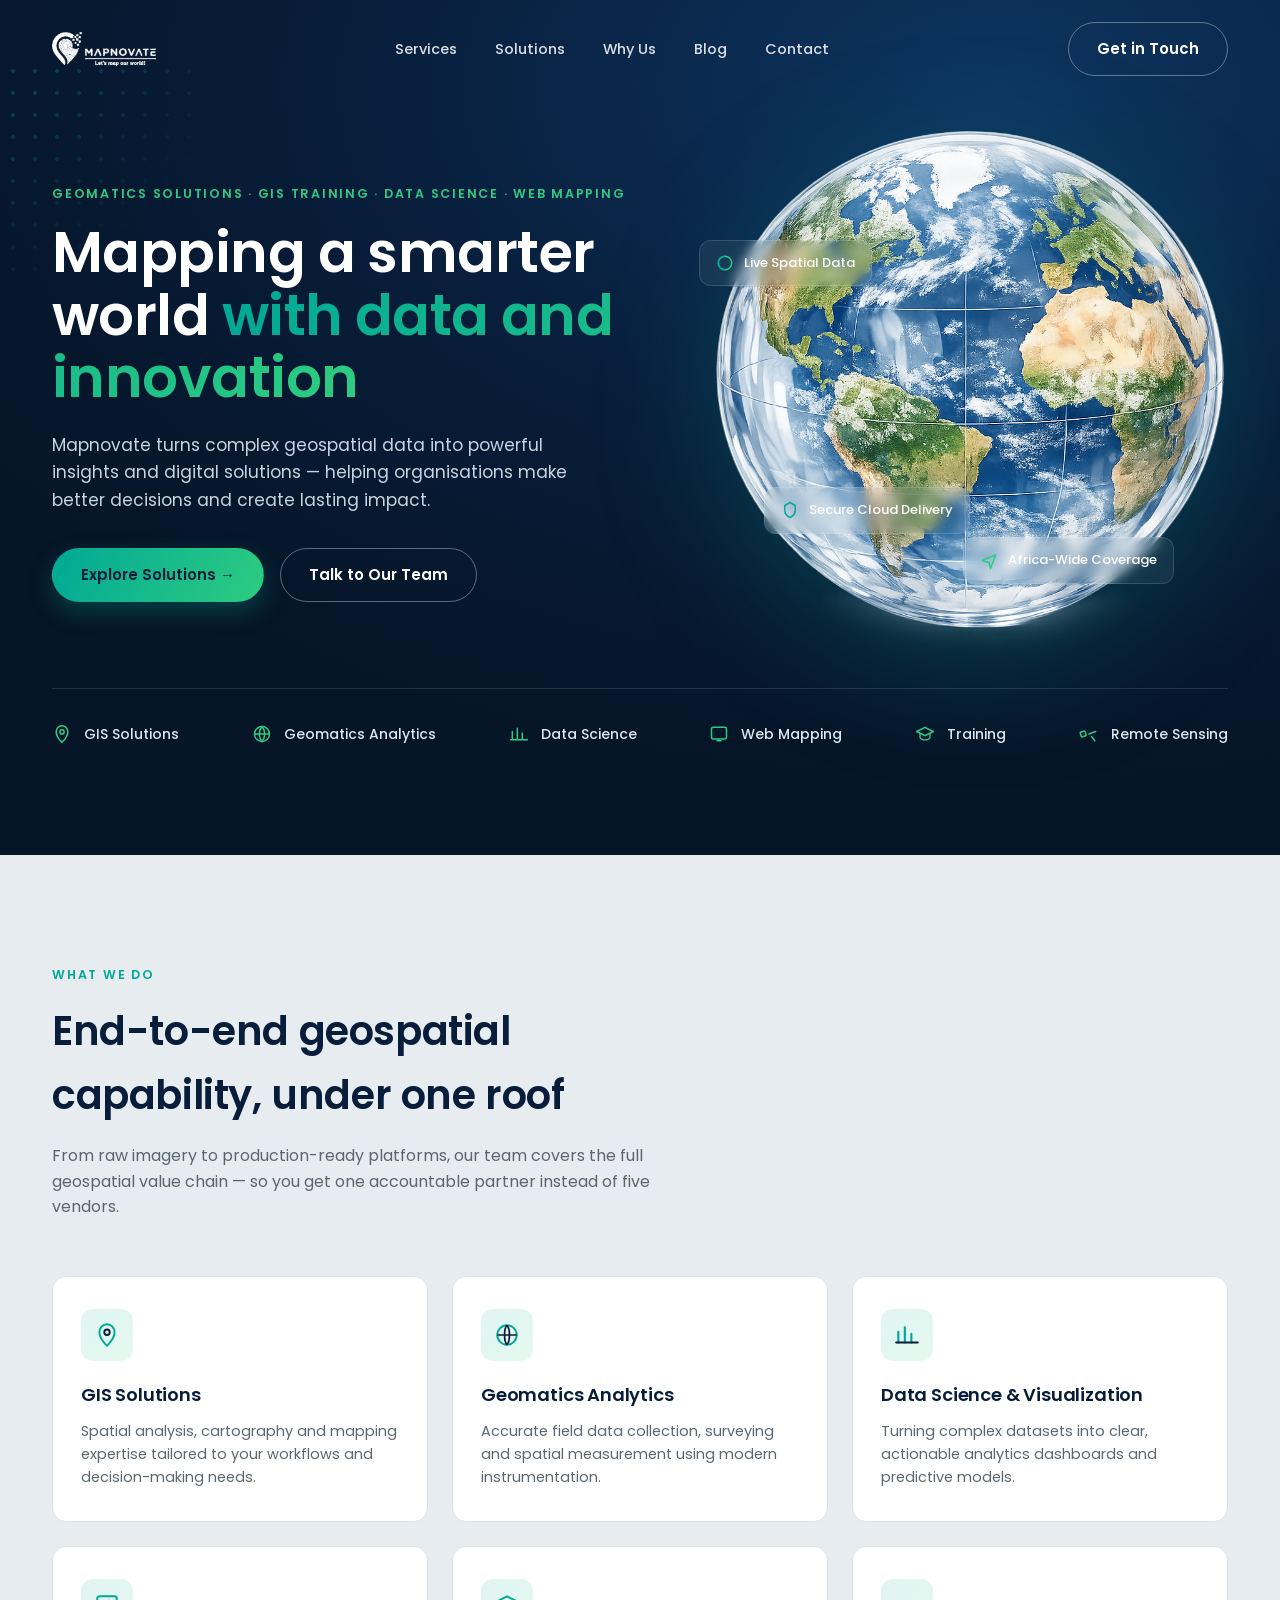
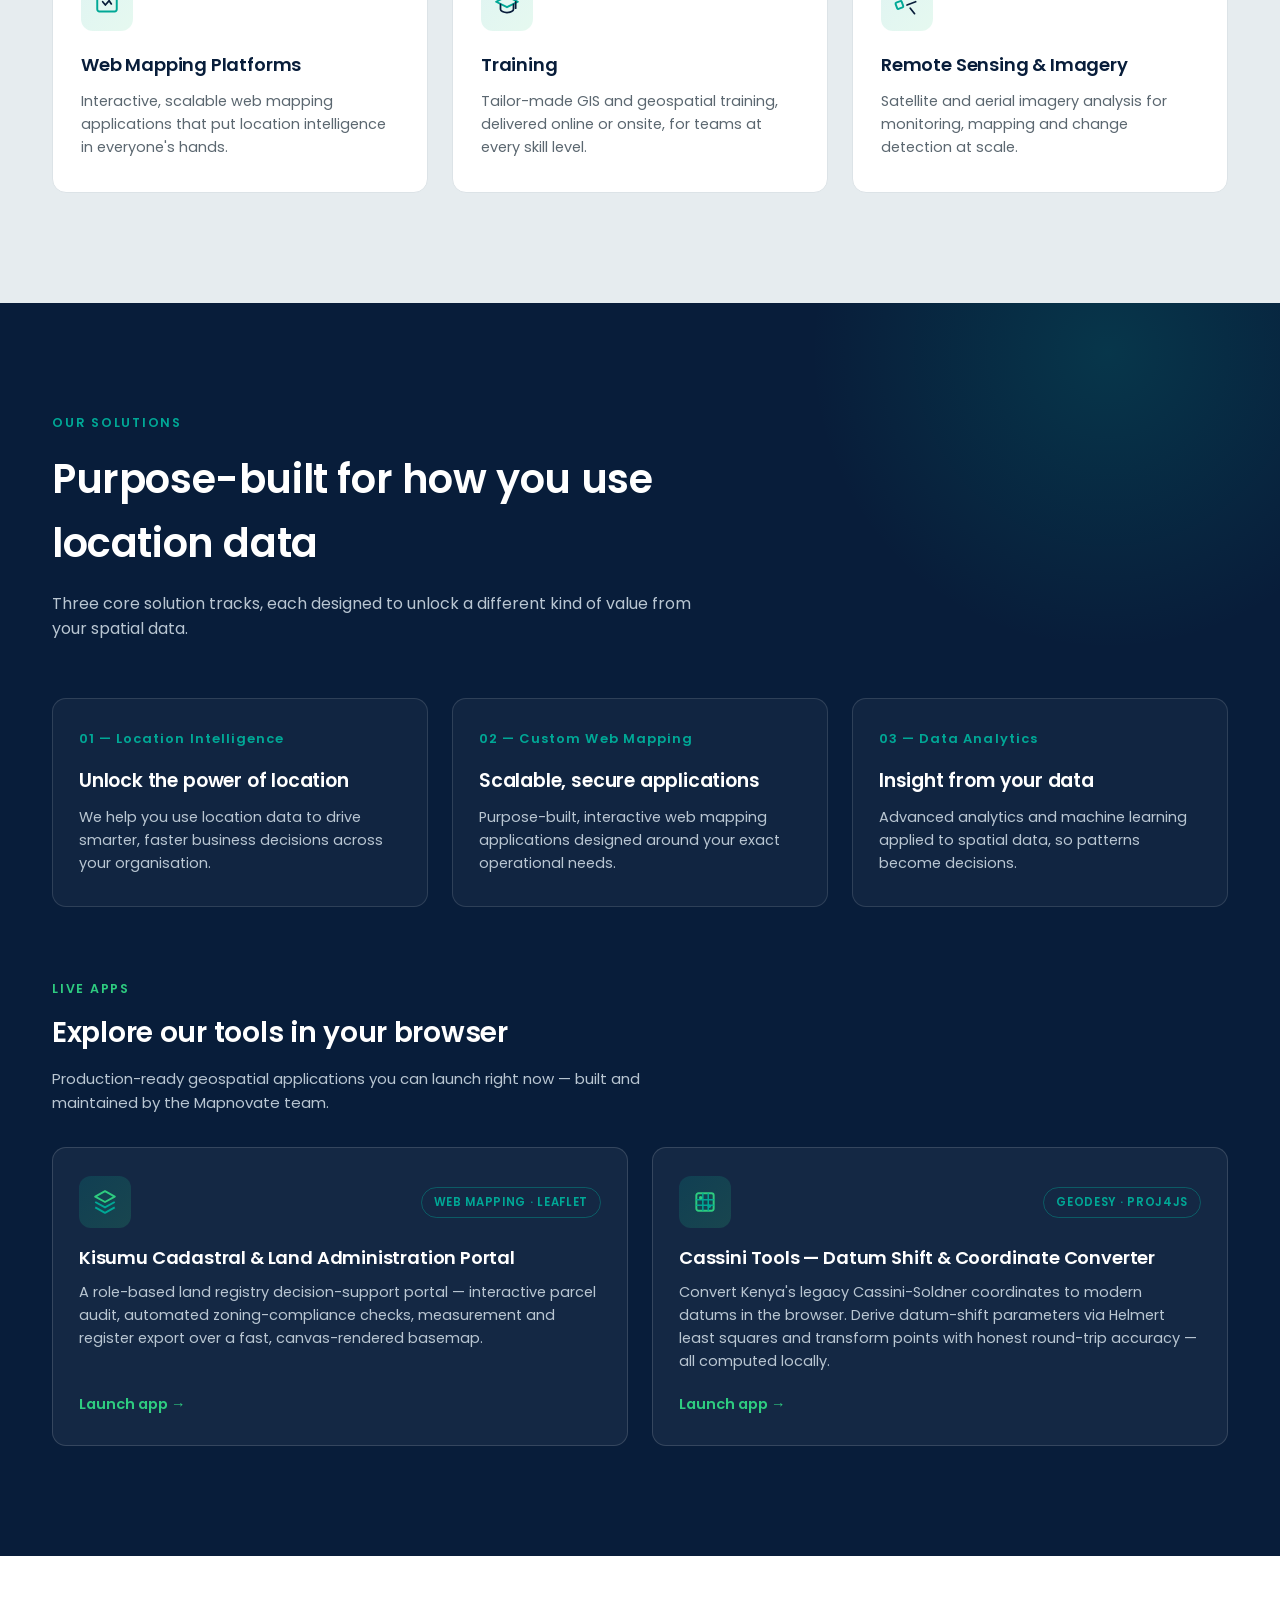
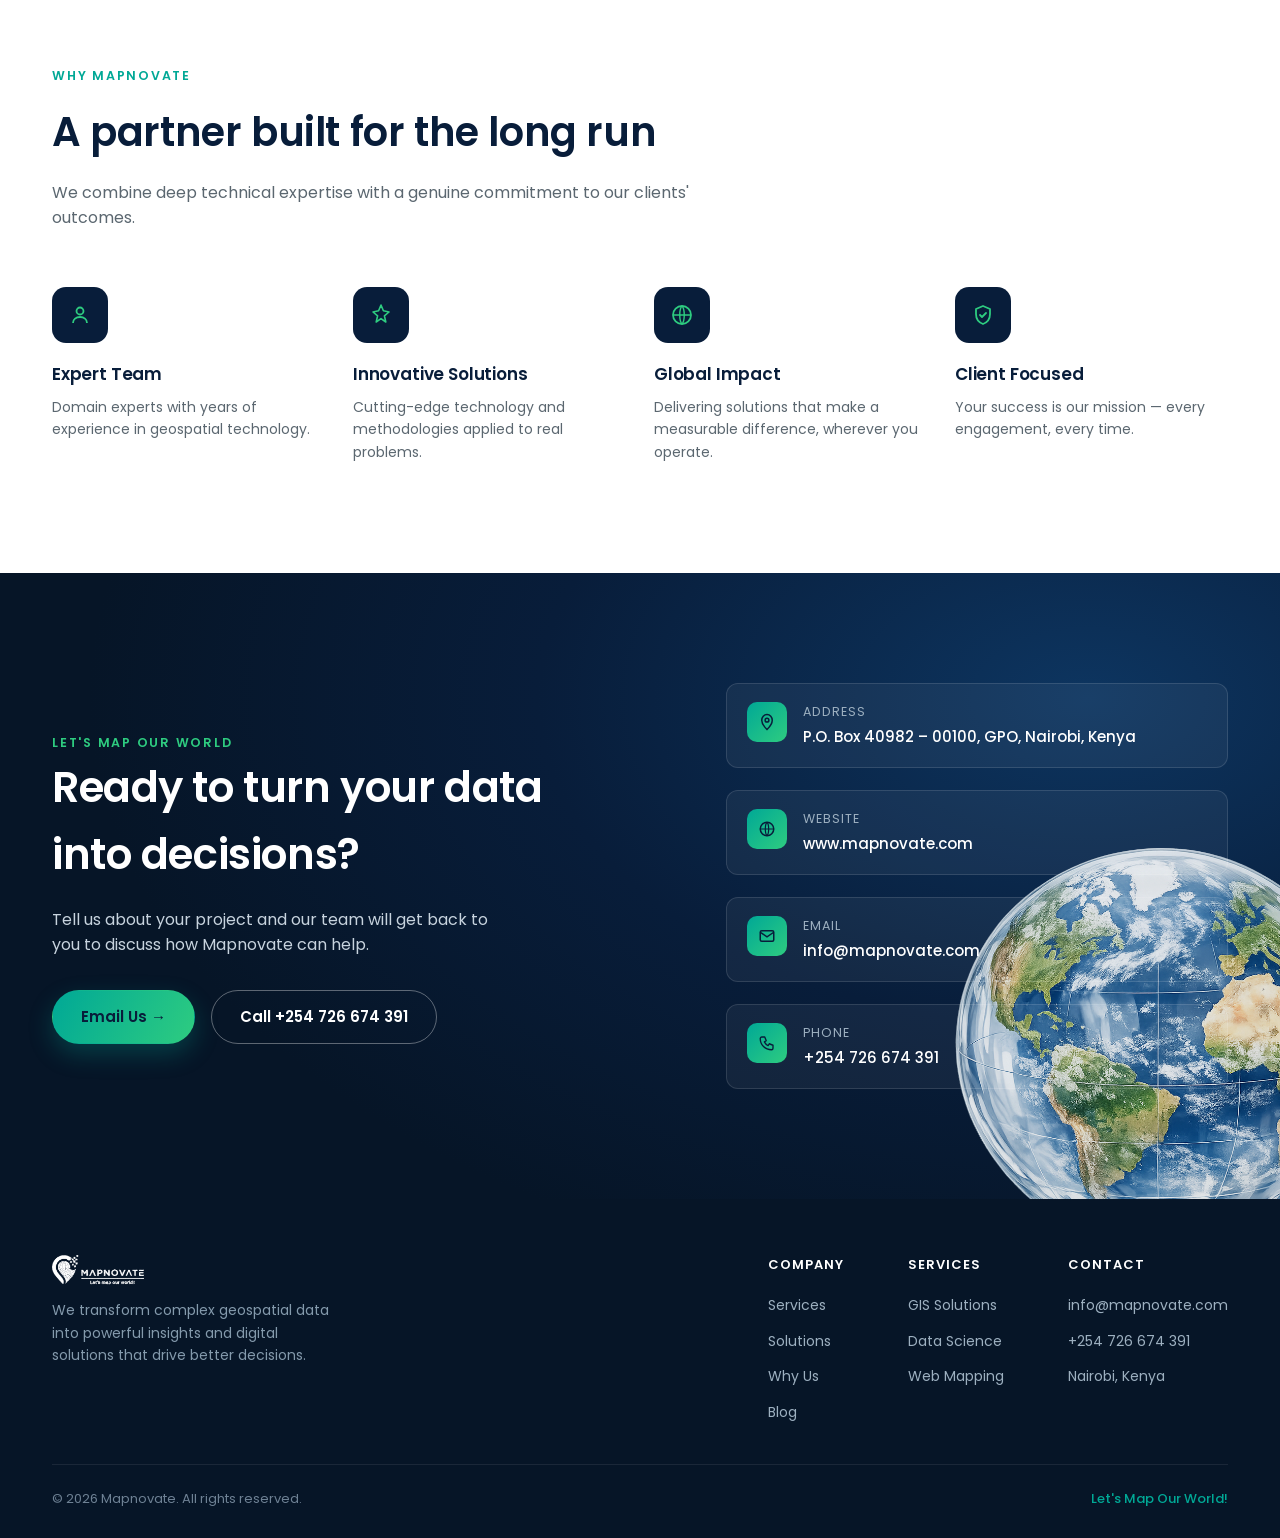
<file: index.html>
<!doctype html>
<html lang="en">
  <head>
    <meta charset="UTF-8" />
    <meta name="viewport" content="width=device-width, initial-scale=1.0" />
    <title>Mapnovate — GIS, Geomatics & Data Science Consultancy</title>
    <link rel="preconnect" href="https://fonts.googleapis.com" />
    <link
      href="https://fonts.googleapis.com/css2?family=Poppins:wght@400;500;600;700&display=swap"
      rel="stylesheet"
    />
    <link rel="stylesheet" href="css/styles.css" />
  </head>
  <body>
    <header id="siteHeader">
      <div class="container">
        <nav>
          <a href="#top" class="nav-logo">
            <img src="assets/logo-horizontal-t.png" alt="Mapnovate" />
          </a>
          <ul class="nav-links">
            <li><a href="#services">Services</a></li>
            <li><a href="#solutions">Solutions</a></li>
            <li><a href="#why">Why Us</a></li>
            <li><a href="blog.html">Blog</a></li>
            <li><a href="#contact">Contact</a></li>
          </ul>
          <div class="nav-cta">
            <a href="#contact" class="btn btn-ghost">Get in Touch</a>
            <div class="nav-toggle" id="navToggle">
              <span></span><span></span><span></span>
            </div>
          </div>
        </nav>
      </div>
    </header>

    <section class="hero" id="top">
      <div class="hero-grid-dots"></div>
      <div class="container">
        <div class="hero-inner">
          <div class="hero-copy">
            <span class="eyebrow"
              >GEOMATICS SOLUTIONS · GIS TRAINING · DATA SCIENCE · WEB
              MAPPING</span
            >
            <h1>
              Mapping a smarter world <span>with data and innovation</span>
            </h1>
            <p>
              Mapnovate turns complex geospatial data into powerful insights and
              digital solutions — helping organisations make better decisions
              and create lasting impact.
            </p>
            <div class="hero-actions">
              <a href="#solutions" class="btn btn-primary"
                >Explore Solutions →</a
              >
              <a href="#contact" class="btn btn-ghost">Talk to Our Team</a>
            </div>
          </div>
          <div class="hero-visual">
            <img
              class="hero-globe"
              src="assets/globe.png"
              alt="Connected globe visualization"
            />
            <div class="hero-badge b1">
              <svg width="18" height="18" viewBox="0 0 24 24" fill="none">
                <circle
                  cx="12"
                  cy="12"
                  r="9"
                  stroke="#2ECC80"
                  stroke-width="2"
                />
                <path
                  d="M12 3a9 9 0 000 18"
                  stroke="#00A896"
                  stroke-width="2"
                />
              </svg>
              Live Spatial Data
            </div>
            <div class="hero-badge b2">
              <svg width="18" height="18" viewBox="0 0 24 24" fill="none">
                <path
                  d="M12 2l7 4v6c0 5-3.5 8.5-7 10-3.5-1.5-7-5-7-10V6l7-4z"
                  stroke="#00A896"
                  stroke-width="2"
                />
              </svg>
              Secure Cloud Delivery
            </div>
            <div class="hero-badge b3">
              <svg width="18" height="18" viewBox="0 0 24 24" fill="none">
                <path
                  d="M3 11l18-7-7 18-2-8-8-2z"
                  stroke="#2ECC80"
                  stroke-width="2"
                  stroke-linejoin="round"
                />
              </svg>
              Africa-Wide Coverage
            </div>
          </div>
        </div>

        <div class="strip">
          <div class="strip-item">
            <svg width="20" height="20" viewBox="0 0 24 24" fill="none">
              <path
                d="M12 2C8 2 5 5.5 5 9.5 5 15 12 22 12 22s7-7 7-12.5C19 5.5 16 2 12 2z"
                stroke="#2ECC80"
                stroke-width="1.8"
              />
              <circle
                cx="12"
                cy="9.5"
                r="2.5"
                stroke="#2ECC80"
                stroke-width="1.8"
              /></svg
            >GIS Solutions
          </div>
          <div class="strip-item">
            <svg width="20" height="20" viewBox="0 0 24 24" fill="none">
              <circle
                cx="12"
                cy="12"
                r="9"
                stroke="#2ECC80"
                stroke-width="1.8"
              />
              <path
                d="M3 12h18M12 3a14 14 0 010 18 14 14 0 010-18z"
                stroke="#2ECC80"
                stroke-width="1.8"
              /></svg
            >Geomatics Analytics
          </div>
          <div class="strip-item">
            <svg width="20" height="20" viewBox="0 0 24 24" fill="none">
              <path
                d="M4 19V9M10 19V5M16 19v-8M22 19H2"
                stroke="#2ECC80"
                stroke-width="1.8"
                stroke-linecap="round"
              /></svg
            >Data Science
          </div>
          <div class="strip-item">
            <svg width="20" height="20" viewBox="0 0 24 24" fill="none">
              <rect
                x="3"
                y="4"
                width="18"
                height="14"
                rx="2"
                stroke="#2ECC80"
                stroke-width="1.8"
              />
              <path
                d="M9 20h6M12 18v2"
                stroke="#2ECC80"
                stroke-width="1.8"
              /></svg
            >Web Mapping
          </div>
          <div class="strip-item">
            <svg width="20" height="20" viewBox="0 0 24 24" fill="none">
              <path
                d="M12 4L2 9l10 5 10-5-10-5z"
                stroke="#2ECC80"
                stroke-width="1.8"
                stroke-linejoin="round"
              />
              <path
                d="M6 11.5V16c0 1.5 2.7 3 6 3s6-1.5 6-3v-4.5"
                stroke="#2ECC80"
                stroke-width="1.6"
                stroke-linecap="round"
              /></svg
            >Training
          </div>
          <div class="strip-item">
            <svg width="20" height="20" viewBox="0 0 24 24" fill="none">
              <rect
                x="2"
                y="9"
                width="6"
                height="6"
                rx="1"
                transform="rotate(-20 5 12)"
                stroke="#2ECC80"
                stroke-width="1.8"
              />
              <path
                d="M12 12l8-3M15 15l4 5"
                stroke="#2ECC80"
                stroke-width="1.8"
                stroke-linecap="round"
              /></svg
            >Remote Sensing
          </div>
        </div>
      </div>
    </section>

    <section id="services" class="bg-mist">
      <div class="container">
        <div class="sec-head">
          <span class="eyebrow">What We Do</span>
          <h2>End-to-end geospatial capability, under one roof</h2>
          <p>
            From raw imagery to production-ready platforms, our team covers the
            full geospatial value chain — so you get one accountable partner
            instead of five vendors.
          </p>
        </div>
        <div class="services-grid">
          <div class="service-card">
            <div class="service-icon">
              <svg width="26" height="26" viewBox="0 0 24 24" fill="none">
                <path
                  d="M12 2C8 2 5 5.5 5 9.5 5 15 12 22 12 22s7-7 7-12.5C19 5.5 16 2 12 2z"
                  stroke="#00A896"
                  stroke-width="1.8"
                />
                <circle
                  cx="12"
                  cy="9.5"
                  r="2.5"
                  stroke="#081D3A"
                  stroke-width="1.8"
                />
              </svg>
            </div>
            <h3>GIS Solutions</h3>
            <p>
              Spatial analysis, cartography and mapping expertise tailored to
              your workflows and decision-making needs.
            </p>
          </div>

          <div class="service-card">
            <div class="service-icon">
              <svg width="26" height="26" viewBox="0 0 24 24" fill="none">
                <circle
                  cx="12"
                  cy="12"
                  r="9"
                  stroke="#00A896"
                  stroke-width="1.8"
                />
                <path
                  d="M3 12h18M12 3c3 3 3 15 0 18M12 3c-3 3-3 15 0 18"
                  stroke="#081D3A"
                  stroke-width="1.6"
                />
              </svg>
            </div>
            <h3>Geomatics Analytics</h3>
            <p>
              Accurate field data collection, surveying and spatial measurement
              using modern instrumentation.
            </p>
          </div>

          <div class="service-card">
            <div class="service-icon">
              <svg width="26" height="26" viewBox="0 0 24 24" fill="none">
                <path
                  d="M4 19V9M10 19V5M16 19v-8"
                  stroke="#00A896"
                  stroke-width="2"
                  stroke-linecap="round"
                />
                <path
                  d="M2 19h20"
                  stroke="#081D3A"
                  stroke-width="1.8"
                  stroke-linecap="round"
                />
              </svg>
            </div>
            <h3>Data Science & Visualization</h3>
            <p>
              Turning complex datasets into clear, actionable analytics
              dashboards and predictive models.
            </p>
          </div>

          <div class="service-card">
            <div class="service-icon">
              <svg width="26" height="26" viewBox="0 0 24 24" fill="none">
                <rect
                  x="3"
                  y="4"
                  width="18"
                  height="14"
                  rx="2"
                  stroke="#00A896"
                  stroke-width="1.8"
                />
                <path
                  d="M8 9l2.5 3L14 8l2 3"
                  stroke="#081D3A"
                  stroke-width="1.6"
                  stroke-linecap="round"
                  stroke-linejoin="round"
                />
              </svg>
            </div>
            <h3>Web Mapping Platforms</h3>
            <p>
              Interactive, scalable web mapping applications that put location
              intelligence in everyone's hands.
            </p>
          </div>

          <div class="service-card">
            <div class="service-icon">
              <svg width="26" height="26" viewBox="0 0 24 24" fill="none">
                <path
                  d="M12 4L2 9l10 5 10-5-10-5z"
                  stroke="#00A896"
                  stroke-width="1.8"
                  stroke-linejoin="round"
                />
                <path
                  d="M6 11.5V16c0 1.5 2.7 3 6 3s6-1.5 6-3v-4.5"
                  stroke="#081D3A"
                  stroke-width="1.6"
                  stroke-linecap="round"
                />
                <path
                  d="M20 9v6"
                  stroke="#081D3A"
                  stroke-width="1.6"
                  stroke-linecap="round"
                />
              </svg>
            </div>
            <h3>Training</h3>
            <p>
              Tailor-made GIS and geospatial training, delivered online or
              onsite, for teams at every skill level.
            </p>
          </div>

          <div class="service-card">
            <div class="service-icon">
              <svg width="26" height="26" viewBox="0 0 24 24" fill="none">
                <rect
                  x="2"
                  y="9"
                  width="6"
                  height="6"
                  rx="1"
                  transform="rotate(-20 5 12)"
                  stroke="#00A896"
                  stroke-width="1.8"
                />
                <path
                  d="M12 12l8-3M15 15l4 5"
                  stroke="#081D3A"
                  stroke-width="1.6"
                  stroke-linecap="round"
                />
              </svg>
            </div>
            <h3>Remote Sensing & Imagery</h3>
            <p>
              Satellite and aerial imagery analysis for monitoring, mapping and
              change detection at scale.
            </p>
          </div>
        </div>
      </div>
    </section>

    <section id="solutions" class="solutions">
      <div class="container">
        <div class="sec-head">
          <span class="eyebrow">Our Solutions</span>
          <h2>Purpose-built for how you use location data</h2>
          <p>
            Three core solution tracks, each designed to unlock a different kind
            of value from your spatial data.
          </p>
        </div>
        <div class="solutions-grid">
          <div class="solution-card">
            <span class="num">01 — Location Intelligence</span>
            <h3>Unlock the power of location</h3>
            <p>
              We help you use location data to drive smarter, faster business
              decisions across your organisation.
            </p>
          </div>
          <div class="solution-card">
            <span class="num">02 — Custom Web Mapping</span>
            <h3>Scalable, secure applications</h3>
            <p>
              Purpose-built, interactive web mapping applications designed
              around your exact operational needs.
            </p>
          </div>
          <div class="solution-card">
            <span class="num">03 — Data Analytics</span>
            <h3>Insight from your data</h3>
            <p>
              Advanced analytics and machine learning applied to spatial data,
              so patterns become decisions.
            </p>
          </div>
        </div>

        <div class="apps-head">
          <span class="eyebrow" style="color: var(--green)">Live Apps</span>
          <h3>Explore our tools in your browser</h3>
          <p>
            Production-ready geospatial applications you can launch right now —
            built and maintained by the Mapnovate team.
          </p>
        </div>
        <div class="apps-grid">
          <a
            class="app-card"
            href="apps/kisumu-cadastral/index.html"
            target="_blank"
            rel="noopener"
          >
            <div class="app-card-top">
              <div class="app-icon">
                <svg width="26" height="26" viewBox="0 0 24 24" fill="none">
                  <path
                    d="m12 2 9 5-9 5-9-5 9-5z"
                    stroke="#2ECC80"
                    stroke-width="1.8"
                    stroke-linejoin="round"
                  />
                  <path
                    d="m3 12 9 5 9-5M3 17l9 5 9-5"
                    stroke="#00A896"
                    stroke-width="1.8"
                    stroke-linejoin="round"
                  />
                </svg>
              </div>
              <span class="app-tag">Web Mapping · Leaflet</span>
            </div>
            <h4>Kisumu Cadastral &amp; Land Administration Portal</h4>
            <p>
              A role-based land registry decision-support portal — interactive
              parcel audit, automated zoning-compliance checks, measurement and
              register export over a fast, canvas-rendered basemap.
            </p>
            <span class="app-launch">Launch app →</span>
          </a>

          <a
            class="app-card"
            href="apps/cassini-tools-web/index.html"
            target="_blank"
            rel="noopener"
          >
            <div class="app-card-top">
              <div class="app-icon">
                <svg width="26" height="26" viewBox="0 0 24 24" fill="none">
                  <rect
                    x="4"
                    y="4"
                    width="16"
                    height="16"
                    rx="2"
                    stroke="#2ECC80"
                    stroke-width="1.8"
                  />
                  <path
                    d="M4 10h16M4 15h16M10 4v16M15 4v16"
                    stroke="#00A896"
                    stroke-width="1.4"
                  />
                  <circle cx="8" cy="8" r="1.6" fill="#2ECC80" />
                  <circle cx="16" cy="16" r="1.6" fill="#00A896" />
                </svg>
              </div>
              <span class="app-tag">Geodesy · proj4js</span>
            </div>
            <h4>Cassini Tools — Datum Shift &amp; Coordinate Converter</h4>
            <p>
              Convert Kenya's legacy Cassini-Soldner coordinates to modern
              datums in the browser. Derive datum-shift parameters via Helmert
              least squares and transform points with honest round-trip
              accuracy — all computed locally.
            </p>
            <span class="app-launch">Launch app →</span>
          </a>
        </div>
      </div>
    </section>

    <section id="why">
      <div class="container">
        <div class="sec-head">
          <span class="eyebrow">Why Mapnovate</span>
          <h2>A partner built for the long run</h2>
          <p>
            We combine deep technical expertise with a genuine commitment to our
            clients' outcomes.
          </p>
        </div>
        <div class="why-grid">
          <div class="why-card">
            <div class="why-icon">
              <svg width="24" height="24" viewBox="0 0 24 24" fill="none">
                <circle
                  cx="12"
                  cy="8"
                  r="3.5"
                  stroke="#2ECC80"
                  stroke-width="1.8"
                />
                <path
                  d="M5 20c0-3.5 3-6 7-6s7 2.5 7 6"
                  stroke="#2ECC80"
                  stroke-width="1.8"
                />
              </svg>
            </div>
            <h3>Expert Team</h3>
            <p>
              Domain experts with years of experience in geospatial technology.
            </p>
          </div>
          <div class="why-card">
            <div class="why-icon">
              <svg width="24" height="24" viewBox="0 0 24 24" fill="none">
                <path
                  d="M12 2l2.4 5.8L20 9l-4.6 3.8L16.8 19 12 15.6 7.2 19l1.4-6.2L4 9l5.6-1.2L12 2z"
                  stroke="#2ECC80"
                  stroke-width="1.6"
                  stroke-linejoin="round"
                />
              </svg>
            </div>
            <h3>Innovative Solutions</h3>
            <p>
              Cutting-edge technology and methodologies applied to real
              problems.
            </p>
          </div>
          <div class="why-card">
            <div class="why-icon">
              <svg width="24" height="24" viewBox="0 0 24 24" fill="none">
                <circle
                  cx="12"
                  cy="12"
                  r="9"
                  stroke="#2ECC80"
                  stroke-width="1.8"
                />
                <path
                  d="M3 12h18M12 3c3 3 3 15 0 18M12 3c-3 3-3 15 0 18"
                  stroke="#2ECC80"
                  stroke-width="1.4"
                />
              </svg>
            </div>
            <h3>Global Impact</h3>
            <p>
              Delivering solutions that make a measurable difference, wherever
              you operate.
            </p>
          </div>
          <div class="why-card">
            <div class="why-icon">
              <svg width="24" height="24" viewBox="0 0 24 24" fill="none">
                <path
                  d="M12 3l7 3v5c0 5-3 8.5-7 10-4-1.5-7-5-7-10V6l7-3z"
                  stroke="#2ECC80"
                  stroke-width="1.8"
                  stroke-linejoin="round"
                />
                <path
                  d="M9 12l2 2 4-4"
                  stroke="#2ECC80"
                  stroke-width="1.8"
                  stroke-linecap="round"
                  stroke-linejoin="round"
                />
              </svg>
            </div>
            <h3>Client Focused</h3>
            <p>Your success is our mission — every engagement, every time.</p>
          </div>
        </div>
      </div>
    </section>

    <section id="contact" class="contact">
      <img class="contact-globe" src="assets/globe.png" alt="" />
      <div class="container">
        <div class="contact-inner">
          <div class="contact-copy">
            <span class="eyebrow" style="color: var(--green)"
              >Let's Map Our World</span
            >
            <h2>Ready to turn your data into decisions?</h2>
            <p>
              Tell us about your project and our team will get back to you to
              discuss how Mapnovate can help.
            </p>
            <div class="contact-actions">
              <a href="mailto:info@mapnovate.com" class="btn btn-primary"
                >Email Us →</a
              >
              <a href="tel:+254726674391" class="btn btn-ghost"
                >Call +254 726 674 391</a
              >
            </div>
          </div>
          <div class="contact-list">
            <div class="contact-item">
              <div class="ci-icon">
                <svg width="18" height="18" viewBox="0 0 24 24" fill="none">
                  <path
                    d="M12 2C8 2 5 5.5 5 9.5 5 15 12 22 12 22s7-7 7-12.5C19 5.5 16 2 12 2z"
                    stroke="#081D3A"
                    stroke-width="2"
                  />
                  <circle
                    cx="12"
                    cy="9.5"
                    r="2.5"
                    stroke="#081D3A"
                    stroke-width="2"
                  />
                </svg>
              </div>
              <div>
                <div class="ci-label">Address</div>
                <div class="ci-value">
                  P.O. Box 40982 – 00100, GPO, Nairobi, Kenya
                </div>
              </div>
            </div>
            <div class="contact-item">
              <div class="ci-icon">
                <svg width="18" height="18" viewBox="0 0 24 24" fill="none">
                  <circle
                    cx="12"
                    cy="12"
                    r="9"
                    stroke="#081D3A"
                    stroke-width="2"
                  />
                  <path
                    d="M3 12h18M12 3c3 3 3 15 0 18M12 3c-3 3-3 15 0 18"
                    stroke="#081D3A"
                    stroke-width="1.6"
                  />
                </svg>
              </div>
              <div>
                <div class="ci-label">Website</div>
                <div class="ci-value">www.mapnovate.com</div>
              </div>
            </div>
            <div class="contact-item">
              <div class="ci-icon">
                <svg width="18" height="18" viewBox="0 0 24 24" fill="none">
                  <rect
                    x="3"
                    y="5"
                    width="18"
                    height="14"
                    rx="2"
                    stroke="#081D3A"
                    stroke-width="2"
                  />
                  <path d="M3 7l9 6 9-6" stroke="#081D3A" stroke-width="2" />
                </svg>
              </div>
              <div>
                <div class="ci-label">Email</div>
                <div class="ci-value">info@mapnovate.com</div>
              </div>
            </div>
            <div class="contact-item">
              <div class="ci-icon">
                <svg width="18" height="18" viewBox="0 0 24 24" fill="none">
                  <path
                    d="M5 4h4l2 5-2.5 1.5a11 11 0 005 5L15 13l5 2v4a2 2 0 01-2 2C9.5 21 3 14.5 3 6a2 2 0 012-2z"
                    stroke="#081D3A"
                    stroke-width="1.8"
                    stroke-linejoin="round"
                  />
                </svg>
              </div>
              <div>
                <div class="ci-label">Phone</div>
                <div class="ci-value">+254 726 674 391</div>
              </div>
            </div>
          </div>
        </div>
      </div>
    </section>

    <footer>
      <div class="container">
        <div class="footer-top">
          <div class="footer-brand">
            <img src="assets/logo-horizontal-t.png" alt="Mapnovate" />
            <p>
              We transform complex geospatial data into powerful insights and
              digital solutions that drive better decisions.
            </p>
          </div>
          <div class="footer-links">
            <div class="footer-col">
              <h4>Company</h4>
              <ul>
                <li><a href="#services">Services</a></li>
                <li><a href="#solutions">Solutions</a></li>
                <li><a href="#why">Why Us</a></li>
                <li><a href="blog.html">Blog</a></li>
              </ul>
            </div>
            <div class="footer-col">
              <h4>Services</h4>
              <ul>
                <li><a href="#services">GIS Solutions</a></li>
                <li><a href="#services">Data Science</a></li>
                <li><a href="#services">Web Mapping</a></li>
              </ul>
            </div>
            <div class="footer-col">
              <h4>Contact</h4>
              <ul>
                <li>
                  <a href="mailto:info@mapnovate.com">info@mapnovate.com</a>
                </li>
                <li><a href="tel:+254726674391">+254 726 674 391</a></li>
                <li><a href="#contact">Nairobi, Kenya</a></li>
              </ul>
            </div>
          </div>
        </div>
        <div class="footer-bottom">
          <span>© 2026 Mapnovate. All rights reserved.</span>
          <span class="footer-tagline">Let's Map Our World!</span>
        </div>
      </div>
    </footer>

    <script src="js/main.js" defer></script>
  </body>
</html>
</file>
<file: css/styles.css>
:root{
    --navy: #081D3A;
    --navy-soft: #0F2A4D;
    --teal: #00A896;
    --green: #2ECC80;
    --mist: #E6ECEF;
    --slate: #5B6770;
    --white: #FFFFFF;
    --radius: 14px;
  }
  *{margin:0;padding:0;box-sizing:border-box;}
  html{scroll-behavior:smooth;}
  body{
    font-family:'Poppins',sans-serif;
    font-weight:400;
    color:var(--navy);
    background:var(--white);
    line-height:1.6;
    overflow-x:hidden;
  }
  img{max-width:100%;display:block;}
  a{text-decoration:none;color:inherit;}
  ul{list-style:none;}
  .container{
    width:100%;
    max-width:1240px;
    margin:0 auto;
    padding:0 32px;
  }
  h1,h2,h3,h4{font-weight:600;letter-spacing:-0.01em;}
  .eyebrow{
    text-transform:uppercase;
    letter-spacing:0.14em;
    font-size:12.5px;
    font-weight:600;
    color:var(--teal);
  }
  .btn{
    display:inline-flex;
    align-items:center;
    gap:8px;
    padding:14px 28px;
    border-radius:999px;
    font-weight:600;
    font-size:15px;
    cursor:pointer;
    border:1.5px solid transparent;
    transition:transform .25s ease, box-shadow .25s ease, background .25s ease, color .25s ease;
  }
  .btn:hover{transform:translateY(-2px);}
  .btn-primary{
    background:linear-gradient(120deg, var(--teal), var(--green));
    color:var(--navy);
    box-shadow:0 10px 24px rgba(0,168,150,0.28);
  }
  .btn-primary:hover{box-shadow:0 14px 30px rgba(0,168,150,0.4);}
  .btn-ghost{
    background:transparent;
    color:var(--white);
    border-color:rgba(255,255,255,0.35);
  }
  .btn-ghost:hover{background:rgba(255,255,255,0.08);border-color:rgba(255,255,255,0.6);}
  .btn-dark{
    background:var(--navy);
    color:var(--white);
  }
  .btn-dark:hover{background:var(--navy-soft);}

  /* ---------- NAV ---------- */
  header{
    position:fixed;
    top:0;left:0;right:0;
    z-index:100;
    background:rgba(8,29,58,0.0);
    transition:background .35s ease, box-shadow .35s ease, padding .35s ease;
    padding:22px 0;
  }
  header.scrolled{
    background:rgba(8,29,58,0.92);
    backdrop-filter: blur(10px);
    box-shadow:0 8px 30px rgba(0,0,0,0.25);
    padding:14px 0;
  }
  nav{
    display:flex;
    align-items:center;
    justify-content:space-between;
  }
  .nav-logo{display:flex;align-items:center;gap:10px;}
  .nav-logo img{height:34px;width:auto;filter:brightness(0) invert(1);}
  .nav-links{
    display:flex;
    align-items:center;
    gap:38px;
  }
  .nav-links a{
    color:var(--white);
    font-size:14.5px;
    font-weight:500;
    opacity:0.85;
    position:relative;
    padding:4px 0;
  }
  .nav-links a::after{
    content:'';
    position:absolute;
    left:0;bottom:-2px;
    width:0;height:2px;
    background:var(--teal);
    transition:width .25s ease;
  }
  .nav-links a:hover{opacity:1;}
  .nav-links a:hover::after{width:100%;}
  .nav-cta{display:flex;align-items:center;gap:22px;}
  .nav-toggle{display:none;flex-direction:column;gap:5px;cursor:pointer;}
  .nav-toggle span{width:24px;height:2px;background:var(--white);}

  /* ---------- HERO ---------- */
  .hero{
    position:relative;
    background:radial-gradient(1200px 700px at 78% 10%, #0D3560 0%, var(--navy) 55%, #061527 100%);
    color:var(--white);
    padding:180px 0 110px;
    overflow:hidden;
  }
  .hero-grid-dots{
    position:absolute;
    top:60px;left:-20px;
    width:220px;height:220px;
    background-image:radial-gradient(rgba(0,168,150,0.55) 1.6px, transparent 1.6px);
    background-size:22px 22px;
    opacity:0.5;
    mask-image:linear-gradient(135deg, black 20%, transparent 75%);
  }
  .hero-inner{
    display:grid;
    grid-template-columns:1.05fr 0.95fr;
    align-items:center;
    gap:40px;
    position:relative;
    z-index:2;
  }
  .hero-copy .eyebrow{color:var(--green);margin-bottom:18px;display:inline-block;}
  .hero-copy h1{
    font-size:clamp(34px, 4.6vw, 56px);
    line-height:1.12;
    color:var(--white);
  }
  .hero-copy h1 span{
    background:linear-gradient(100deg, var(--teal), var(--green));
    -webkit-background-clip:text;
    background-clip:text;
    color:transparent;
  }
  .hero-copy p{
    margin-top:22px;
    font-size:17px;
    color:#C7D3DE;
    max-width:520px;
  }
  .hero-actions{
    margin-top:34px;
    display:flex;
    gap:16px;
    flex-wrap:wrap;
  }
  .hero-visual{
    position:relative;
    min-height:420px;
  }
  .hero-globe{
    position:absolute;
    right:-60px;
    top:50%;
    transform:translateY(-50%);
    width:640px;
    max-width:none;
    filter:drop-shadow(0 30px 60px rgba(0,168,150,0.25));
    animation:spin 60s linear infinite;
  }
  @keyframes spin{from{transform:translateY(-50%) rotate(0deg);}to{transform:translateY(-50%) rotate(360deg);}}
  .hero-badge{
    position:absolute;
    background:rgba(255,255,255,0.06);
    border:1px solid rgba(255,255,255,0.14);
    backdrop-filter:blur(6px);
    border-radius:12px;
    padding:12px 16px;
    font-size:13px;
    font-weight:500;
    color:var(--white);
    display:flex;
    align-items:center;
    gap:10px;
    animation:float 5s ease-in-out infinite;
  }
  .hero-badge svg{flex-shrink:0;}
  .hero-badge.b1{top:14%;left:2%;animation-delay:0s;}
  .hero-badge.b2{bottom:16%;left:14%;animation-delay:1.2s;}
  .hero-badge.b3{bottom:4%;right:10%;animation-delay:2.4s;}
  @keyframes float{0%,100%{transform:translateY(0);}50%{transform:translateY(-10px);}}

  .strip{
    position:relative;
    z-index:2;
    margin-top:86px;
    display:flex;
    justify-content:space-between;
    flex-wrap:wrap;
    gap:24px;
    border-top:1px solid rgba(255,255,255,0.12);
    padding-top:34px;
  }
  .strip-item{
    display:flex;
    align-items:center;
    gap:12px;
    color:#DCE6EE;
    font-size:14px;
    font-weight:500;
  }
  .strip-item svg{flex-shrink:0;}

  /* ---------- SECTION HEADERS ---------- */
  section{padding:110px 0;}
  .sec-head{
    max-width:640px;
    margin-bottom:56px;
  }
  .sec-head .eyebrow{margin-bottom:14px;display:block;}
  .sec-head h2{
    font-size:clamp(28px,3.4vw,40px);
    color:var(--navy);
  }
  .sec-head p{
    margin-top:16px;
    color:var(--slate);
    font-size:16px;
  }
  .bg-mist{background:var(--mist);}

  /* ---------- SERVICES ---------- */
  .services-grid{
    display:grid;
    grid-template-columns:repeat(3, 1fr);
    gap:24px;
  }
  .service-card{
    background:var(--white);
    border-radius:var(--radius);
    padding:32px 28px;
    border:1px solid #DCE3E7;
    transition:transform .3s ease, box-shadow .3s ease, border-color .3s ease;
  }
  .service-card:hover{
    transform:translateY(-6px);
    box-shadow:0 20px 40px rgba(8,29,58,0.08);
    border-color:transparent;
  }
  .service-icon{
    width:52px;height:52px;
    border-radius:12px;
    background:linear-gradient(135deg, rgba(0,168,150,0.12), rgba(46,204,128,0.12));
    display:flex;align-items:center;justify-content:center;
    margin-bottom:20px;
  }
  .service-card h3{font-size:18px;margin-bottom:10px;}
  .service-card p{color:var(--slate);font-size:14.5px;}

  /* ---------- SOLUTIONS ---------- */
  .solutions{
    background:var(--navy);
    color:var(--white);
    position:relative;
    overflow:hidden;
  }
  .solutions::before{
    content:'';
    position:absolute;
    right:-10%;top:-20%;
    width:600px;height:600px;
    background:radial-gradient(circle, rgba(0,168,150,0.18), transparent 70%);
  }
  .solutions .sec-head p{color:#B9C6D2;}
  .solutions .sec-head h2{color:var(--white);}
  .solutions-grid{
    position:relative;
    z-index:2;
    display:grid;
    grid-template-columns:repeat(3, 1fr);
    gap:24px;
  }
  .solution-card{
    background:rgba(255,255,255,0.04);
    border:1px solid rgba(255,255,255,0.12);
    border-radius:var(--radius);
    padding:30px 26px;
  }
  .solution-card .num{
    font-size:13px;
    font-weight:600;
    color:var(--teal);
    letter-spacing:0.08em;
    margin-bottom:16px;
    display:block;
  }
  .solution-card h3{font-size:19px;margin-bottom:10px;color:var(--white);}
  .solution-card p{color:#B9C6D2;font-size:14.5px;}

  /* ---------- LIVE APPS ---------- */
  .apps-head{
    position:relative;
    z-index:2;
    max-width:640px;
    margin:72px 0 32px;
  }
  .apps-head .eyebrow{margin-bottom:12px;display:block;}
  .apps-head h3{
    font-size:clamp(22px,2.6vw,28px);
    color:var(--white);
    margin-bottom:12px;
  }
  .apps-head p{color:#B9C6D2;font-size:15px;}
  .apps-grid{
    position:relative;
    z-index:2;
    display:grid;
    grid-template-columns:repeat(2,1fr);
    gap:24px;
  }
  .app-card{
    display:flex;
    flex-direction:column;
    background:rgba(255,255,255,0.05);
    border:1px solid rgba(255,255,255,0.14);
    border-radius:var(--radius);
    padding:28px 26px;
    transition:transform .3s ease, box-shadow .3s ease, border-color .3s ease, background .3s ease;
  }
  .app-card:hover{
    transform:translateY(-6px);
    background:rgba(255,255,255,0.07);
    border-color:var(--teal);
    box-shadow:0 24px 48px rgba(0,0,0,0.35);
  }
  .app-card-top{
    display:flex;
    align-items:center;
    justify-content:space-between;
    gap:14px;
    margin-bottom:18px;
  }
  .app-icon{
    width:52px;height:52px;
    border-radius:12px;
    background:linear-gradient(135deg, rgba(0,168,150,0.18), rgba(46,204,128,0.18));
    display:flex;align-items:center;justify-content:center;
    flex:0 0 auto;
  }
  .app-tag{
    font-size:11.5px;
    font-weight:600;
    letter-spacing:0.06em;
    text-transform:uppercase;
    color:var(--teal);
    border:1px solid rgba(0,168,150,0.4);
    border-radius:999px;
    padding:5px 12px;
  }
  .app-card h4{
    font-size:18px;
    color:var(--white);
    margin-bottom:10px;
    line-height:1.35;
  }
  .app-card p{color:#B9C6D2;font-size:14.5px;flex:1 1 auto;}
  .app-launch{
    margin-top:20px;
    align-self:flex-start;
    font-weight:600;
    font-size:14.5px;
    color:var(--green);
    transition:gap .2s ease, color .2s ease;
  }
  .app-card:hover .app-launch{color:var(--teal);}

  /* ---------- WHY US ---------- */
  .why-grid{
    display:grid;
    grid-template-columns:repeat(4, 1fr);
    gap:28px;
  }
  .why-card{text-align:left;}
  .why-icon{
    width:56px;height:56px;
    border-radius:14px;
    background:var(--navy);
    display:flex;align-items:center;justify-content:center;
    margin-bottom:18px;
  }
  .why-card h3{font-size:17px;margin-bottom:8px;}
  .why-card p{color:var(--slate);font-size:14px;}

  /* ---------- CTA / CONTACT ---------- */
  .contact{
    position:relative;
    background:radial-gradient(1000px 600px at 85% 20%, #0D3560 0%, var(--navy) 55%, #061527 100%);
    color:var(--white);
    overflow:hidden;
  }
  .contact-globe{
    position:absolute;
    right:-140px;
    bottom:-120px;
    width:520px;
    opacity:0.9;
  }
  .contact-inner{
    position:relative;
    z-index:2;
    display:grid;
    grid-template-columns:1.1fr 0.9fr;
    gap:60px;
    align-items:center;
  }
  .contact-copy h2{
    font-size:clamp(28px,3.6vw,42px);
    color:var(--white);
    max-width:520px;
  }
  .contact-copy p{
    margin-top:18px;
    color:#C7D3DE;
    max-width:460px;
    font-size:16px;
  }
  .contact-actions{margin-top:32px;display:flex;gap:16px;flex-wrap:wrap;}
  .contact-list{display:flex;flex-direction:column;gap:22px;}
  .contact-item{
    display:flex;
    align-items:flex-start;
    gap:16px;
    background:rgba(255,255,255,0.05);
    border:1px solid rgba(255,255,255,0.12);
    border-radius:12px;
    padding:18px 20px;
  }
  .contact-item .ci-icon{
    width:40px;height:40px;
    border-radius:10px;
    background:linear-gradient(135deg, var(--teal), var(--green));
    display:flex;align-items:center;justify-content:center;
    flex-shrink:0;
  }
  .contact-item .ci-label{font-size:12.5px;color:#9DB0C0;text-transform:uppercase;letter-spacing:0.08em;margin-bottom:3px;}
  .contact-item .ci-value{font-size:15px;font-weight:500;color:var(--white);}

  /* ---------- FOOTER ---------- */
  footer{
    background:#061527;
    color:#9DB0C0;
    padding:56px 0 28px;
  }
  .footer-top{
    display:flex;
    justify-content:space-between;
    align-items:flex-start;
    flex-wrap:wrap;
    gap:40px;
    padding-bottom:40px;
    border-bottom:1px solid rgba(255,255,255,0.08);
  }
  .footer-brand img{height:30px;width:auto;filter:brightness(0) invert(1);margin-bottom:14px;}
  .footer-brand p{max-width:280px;font-size:14px;color:#849AAC;}
  .footer-links{display:flex;gap:64px;flex-wrap:wrap;}
  .footer-col h4{
    font-size:13px;
    color:var(--white);
    text-transform:uppercase;
    letter-spacing:0.08em;
    margin-bottom:16px;
  }
  .footer-col ul{display:flex;flex-direction:column;gap:10px;}
  .footer-col a{font-size:14px;color:#9DB0C0;transition:color .2s ease;}
  .footer-col a:hover{color:var(--teal);}
  .footer-bottom{
    display:flex;
    justify-content:space-between;
    align-items:center;
    padding-top:24px;
    flex-wrap:wrap;
    gap:12px;
    font-size:13px;
    color:#6E8194;
  }
  .footer-tagline{color:var(--teal);font-weight:500;}

  /* ---------- RESPONSIVE ---------- */
  @media (max-width: 980px){
    .hero-inner{grid-template-columns:1fr;}
    .hero-visual{min-height:320px;order:-1;}
    .hero-globe{position:relative;right:auto;top:auto;transform:none;width:100%;max-width:420px;margin:0 auto;}
    .hero-badge{display:none;}
    .services-grid{grid-template-columns:repeat(2,1fr);}
    .solutions-grid{grid-template-columns:1fr;}
    .apps-grid{grid-template-columns:1fr;}
    .why-grid{grid-template-columns:repeat(2,1fr);}
    .contact-inner{grid-template-columns:1fr;}
    .contact-globe{opacity:0.15;}
  }
  @media (max-width: 720px){
    .nav-links, .nav-cta .btn-ghost{display:none;}
    .nav-toggle{display:flex;}
    .container{padding:0 22px;}
    section{padding:76px 0;}
    .hero{padding:150px 0 80px;}
    .services-grid{grid-template-columns:1fr;}
    .why-grid{grid-template-columns:1fr;}
    .strip{justify-content:flex-start;gap:20px 32px;}
    .footer-top{flex-direction:column;}
    .footer-bottom{flex-direction:column;align-items:flex-start;}
  }

  /* ============================================================
     BLOG
     ============================================================ */
  .nav-links a.is-active{opacity:1;}
  .nav-links a.is-active::after{width:100%;}

  .blog-hero{
    position:relative;
    background:radial-gradient(1100px 600px at 78% 0%, #0D3560 0%, var(--navy) 55%, #061527 100%);
    color:var(--white);
    padding:150px 0 70px;
    overflow:hidden;
  }
  .blog-hero .eyebrow{color:var(--green);margin-bottom:16px;display:inline-block;}
  .blog-hero h1{
    font-size:clamp(30px, 4vw, 46px);
    line-height:1.15;
    max-width:680px;
  }
  .blog-hero p{
    margin-top:16px;
    font-size:16.5px;
    color:#C7D3DE;
    max-width:560px;
  }

  .blog-main{padding-top:64px;}

  /* ---------- toolbar ---------- */
  .blog-toolbar{
    display:flex;
    align-items:center;
    gap:16px;
    flex-wrap:wrap;
    margin-bottom:40px;
  }
  .blog-search{
    display:flex;
    align-items:center;
    gap:10px;
    background:var(--white);
    border:1.5px solid #DCE3E7;
    border-radius:999px;
    padding:12px 18px;
    flex:1 1 260px;
    min-width:220px;
  }
  .blog-search input{
    border:none;
    outline:none;
    font-family:inherit;
    font-size:14.5px;
    width:100%;
    color:var(--navy);
    background:transparent;
  }
  #categoryFilter{
    border:1.5px solid #DCE3E7;
    border-radius:999px;
    padding:12px 18px;
    font-family:inherit;
    font-size:14.5px;
    font-weight:500;
    color:var(--navy);
    background:var(--white);
    cursor:pointer;
  }
  .blog-toolbar .btn{margin-left:auto;}

  /* ---------- grid ---------- */
  .blog-grid{
    display:grid;
    grid-template-columns:repeat(3, 1fr);
    gap:26px;
  }
  .post-card{
    background:var(--white);
    border:1px solid #DCE3E7;
    border-radius:var(--radius);
    overflow:hidden;
    cursor:pointer;
    transition:transform .3s ease, box-shadow .3s ease, border-color .3s ease;
    display:flex;
    flex-direction:column;
  }
  .post-card:hover{
    transform:translateY(-6px);
    box-shadow:0 20px 40px rgba(8,29,58,0.1);
    border-color:transparent;
  }
  .post-card-media{
    aspect-ratio:16/10;
    background:var(--mist);
    overflow:hidden;
  }
  .post-card-media img{width:100%;height:100%;object-fit:cover;}
  .post-img-placeholder{
    width:100%;height:100%;
    display:flex;align-items:center;justify-content:center;
  }
  .post-card-body{padding:24px 22px 26px;display:flex;flex-direction:column;gap:10px;flex:1;}
  .post-badge{
    align-self:flex-start;
    background:rgba(0,168,150,0.1);
    color:var(--teal);
    font-size:12px;
    font-weight:600;
    letter-spacing:0.04em;
    text-transform:uppercase;
    padding:5px 12px;
    border-radius:999px;
  }
  .post-card-body h3{font-size:18px;line-height:1.35;}
  .post-card-body p{color:var(--slate);font-size:14.5px;flex:1;}
  .post-card-meta{
    display:flex;
    align-items:center;
    justify-content:space-between;
    gap:10px;
    font-size:12.5px;
    color:#8493A0;
    margin-top:4px;
    padding-top:14px;
    border-top:1px solid #EEF1F3;
  }
  .post-comment-count{display:flex;align-items:center;gap:5px;}

  .blog-empty{
    text-align:center;
    padding:70px 20px;
    color:var(--slate);
  }
  .blog-empty h3{color:var(--navy);margin-bottom:8px;font-size:19px;}

  /* ---------- detail view ---------- */
  .back-link{
    background:none;
    border:none;
    font-family:inherit;
    font-size:14.5px;
    font-weight:600;
    color:var(--teal);
    cursor:pointer;
    margin-bottom:30px;
    padding:0;
  }
  .back-link:hover{text-decoration:underline;}

  .post-detail{max-width:760px;margin:0 auto;}
  .post-detail h1{
    font-size:clamp(26px, 3.4vw, 38px);
    margin:16px 0 10px;
    color:var(--navy);
    line-height:1.25;
  }
  .post-meta{color:var(--slate);font-size:14px;margin-bottom:28px;}
  .post-detail-media{
    border-radius:var(--radius);
    overflow:hidden;
    aspect-ratio:16/8;
    background:var(--mist);
    margin-bottom:34px;
  }
  .post-detail-media img{width:100%;height:100%;object-fit:cover;}
  .post-content p{
    color:#333F4C;
    font-size:16.5px;
    line-height:1.8;
    margin-bottom:20px;
  }
  .post-delete{
    margin-top:20px;
    background:none;
    border:1.5px solid #E3D0D0;
    color:#C0392B;
    font-family:inherit;
    font-size:13.5px;
    font-weight:600;
    padding:9px 18px;
    border-radius:999px;
    cursor:pointer;
    transition:background .2s ease;
  }
  .post-delete:hover{background:#FCECEC;}

  /* ---------- comments ---------- */
  .comments{max-width:760px;margin:64px auto 0;}
  .comments h3{font-size:20px;margin-bottom:24px;color:var(--navy);}
  .comment-list{display:flex;flex-direction:column;gap:20px;margin-bottom:14px;}
  .comment-item{display:flex;gap:14px;}
  .comment-avatar{
    width:38px;height:38px;
    border-radius:50%;
    background:linear-gradient(135deg, var(--teal), var(--green));
    color:var(--white);
    font-size:13px;
    font-weight:700;
    display:flex;align-items:center;justify-content:center;
    flex-shrink:0;
  }
  .comment-body{
    background:var(--mist);
    border-radius:12px;
    padding:14px 18px;
    flex:1;
  }
  .comment-head{display:flex;align-items:baseline;gap:10px;flex-wrap:wrap;margin-bottom:4px;}
  .comment-name{font-weight:600;font-size:14.5px;color:var(--navy);}
  .comment-date{font-size:12.5px;color:#8493A0;}
  .comment-body p{font-size:14.5px;color:#333F4C;line-height:1.6;}
  .comment-empty{color:var(--slate);font-size:14.5px;margin-bottom:14px;}

  .comment-form{
    margin-top:28px;
    background:var(--white);
    border:1px solid #DCE3E7;
    border-radius:var(--radius);
    padding:24px;
  }

  /* ---------- shared form styles (comment form + modal) ---------- */
  .form-row{margin-bottom:16px;}
  .form-row-2{display:grid;grid-template-columns:1fr 1fr;gap:16px;}
  .form-group{display:flex;flex-direction:column;gap:7px;margin-bottom:16px;}
  .form-row .form-group{margin-bottom:0;}
  .form-group label{font-size:13px;font-weight:600;color:var(--navy);}
  .form-group input[type="text"],
  .form-group input[type="email"],
  .form-group select,
  .form-group textarea{
    font-family:inherit;
    font-size:14.5px;
    color:var(--navy);
    border:1.5px solid #DCE3E7;
    border-radius:10px;
    padding:11px 14px;
    outline:none;
    resize:vertical;
    transition:border-color .2s ease;
    background:var(--white);
  }
  .form-group input:focus,
  .form-group select:focus,
  .form-group textarea:focus{border-color:var(--teal);}
  #commentName{
    font-family:inherit;
    font-size:14.5px;
    border:1.5px solid #DCE3E7;
    border-radius:10px;
    padding:11px 14px;
    outline:none;
    width:100%;
  }
  #commentName:focus{border-color:var(--teal);}
  #commentText{width:100%;}

  /* ---------- modal ---------- */
  .modal-overlay{
    position:fixed;
    inset:0;
    background:rgba(6,21,39,0.6);
    backdrop-filter:blur(4px);
    display:flex;
    align-items:flex-start;
    justify-content:center;
    padding:60px 20px;
    z-index:200;
    overflow-y:auto;
  }
  .modal-overlay[hidden]{display:none;}
  .modal{
    background:var(--white);
    border-radius:18px;
    padding:32px;
    width:100%;
    max-width:640px;
    box-shadow:0 30px 70px rgba(0,0,0,0.35);
  }
  .modal-head{
    display:flex;
    align-items:center;
    justify-content:space-between;
    margin-bottom:22px;
  }
  .modal-head h3{font-size:21px;color:var(--navy);}
  .modal-close{
    background:none;
    border:none;
    font-size:26px;
    line-height:1;
    color:var(--slate);
    cursor:pointer;
    padding:2px 6px;
  }
  .modal-close:hover{color:var(--navy);}
  .modal-actions{
    display:flex;
    justify-content:flex-end;
    gap:14px;
    margin-top:24px;
  }
  .btn-ghost-light{
    color:var(--navy);
    border-color:#DCE3E7;
  }
  .btn-ghost-light:hover{background:var(--mist);border-color:#DCE3E7;}

  .file-input{
    display:flex;
    align-items:center;
    gap:12px;
    flex-wrap:wrap;
  }
  .file-input input[type="file"]{
    position:absolute;
    width:1px;height:1px;
    opacity:0;
    overflow:hidden;
  }
  .file-input-btn{
    background:var(--mist);
    border:1.5px solid #DCE3E7;
    border-radius:10px;
    padding:11px 16px;
    font-size:13.5px;
    font-weight:600;
    color:var(--navy);
    cursor:pointer;
    white-space:nowrap;
  }
  .file-input-btn:hover{background:#DCE3E7;}
  .file-input-name{font-size:13px;color:var(--slate);word-break:break-all;}

  .image-preview{
    position:relative;
    margin-bottom:16px;
    border-radius:12px;
    overflow:hidden;
    max-height:200px;
  }
  .image-preview img{width:100%;max-height:200px;object-fit:cover;}
  .image-preview-remove{
    position:absolute;
    top:10px;right:10px;
    background:rgba(6,21,39,0.75);
    color:var(--white);
    border:none;
    border-radius:999px;
    padding:6px 14px;
    font-size:12.5px;
    font-weight:600;
    cursor:pointer;
  }

  /* ---------- blog responsive ---------- */
  @media (max-width: 980px){
    .blog-grid{grid-template-columns:repeat(2,1fr);}
  }
  @media (max-width: 720px){
    .blog-hero{padding:130px 0 60px;}
    .blog-toolbar{flex-direction:column;align-items:stretch;}
    .blog-toolbar .btn{margin-left:0;}
    .blog-grid{grid-template-columns:1fr;}
    .form-row-2{grid-template-columns:1fr;}
    .modal{padding:24px;}
  }
</file>
